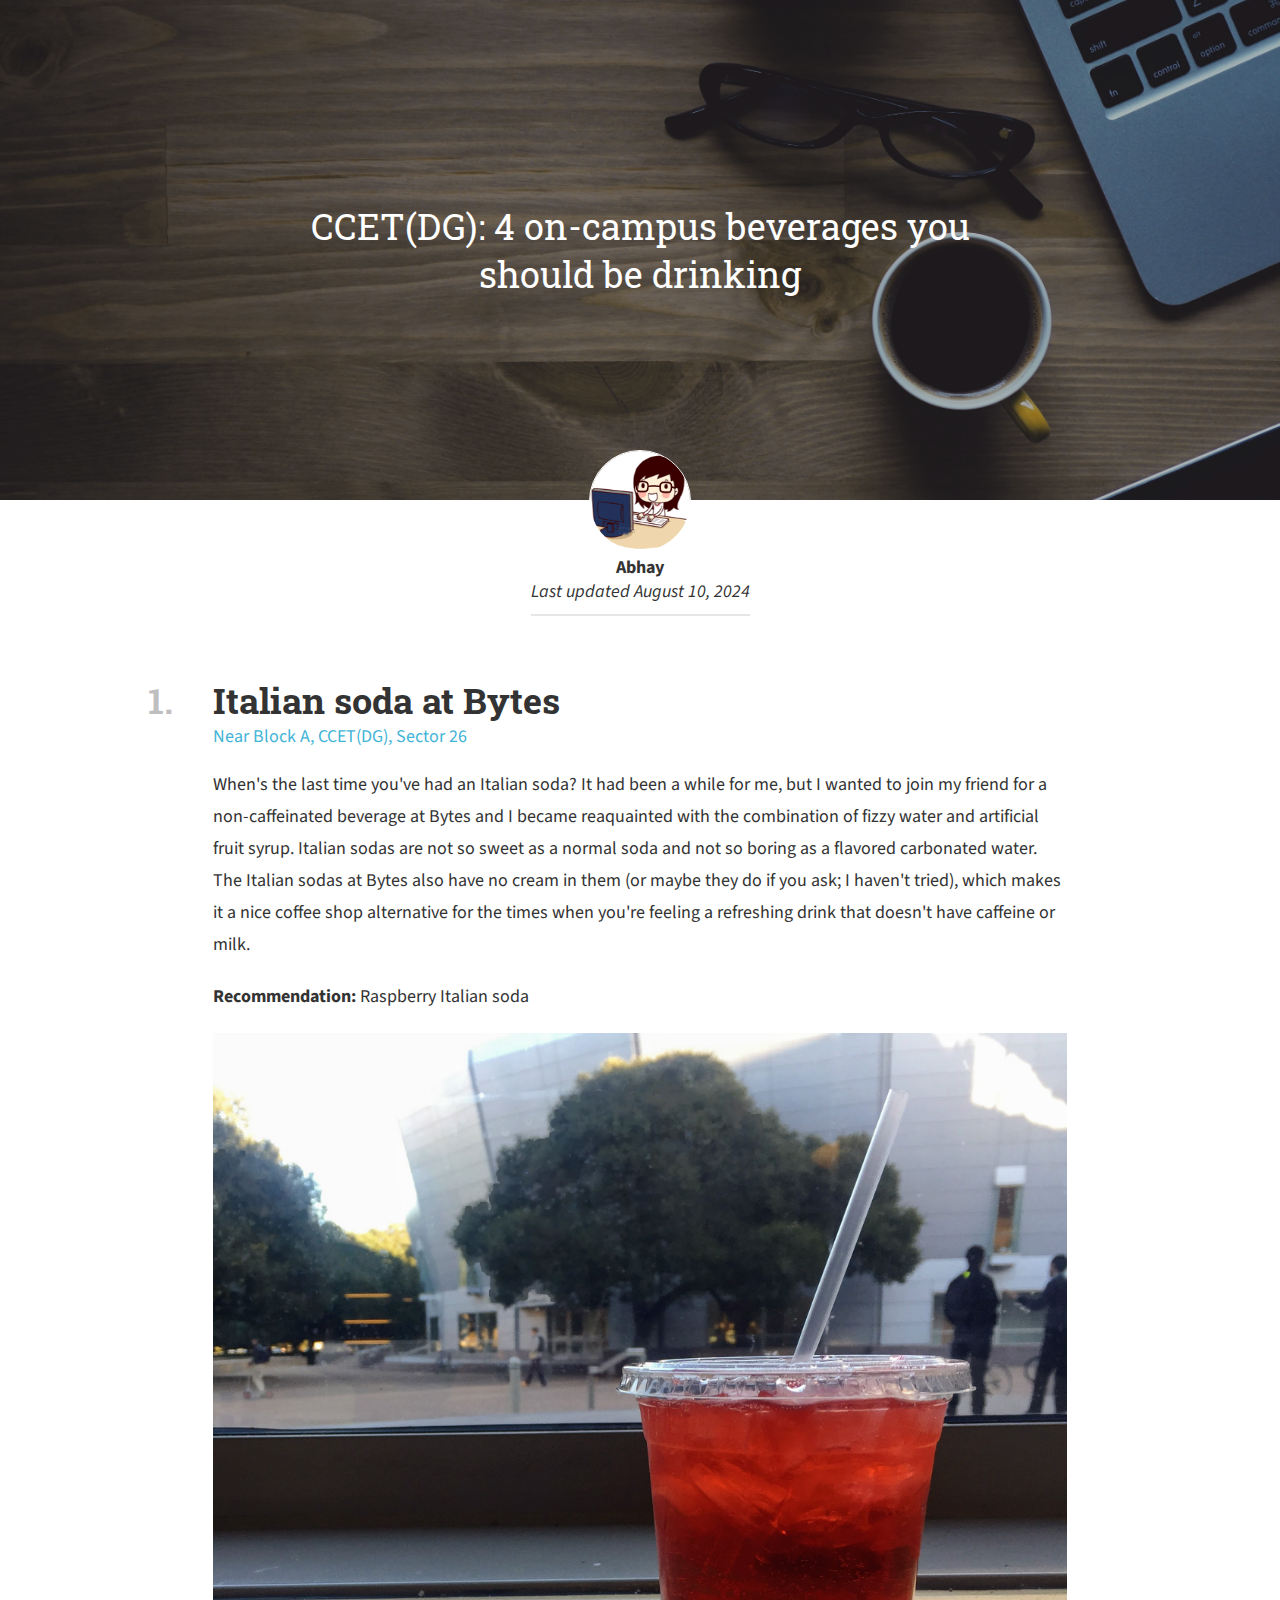
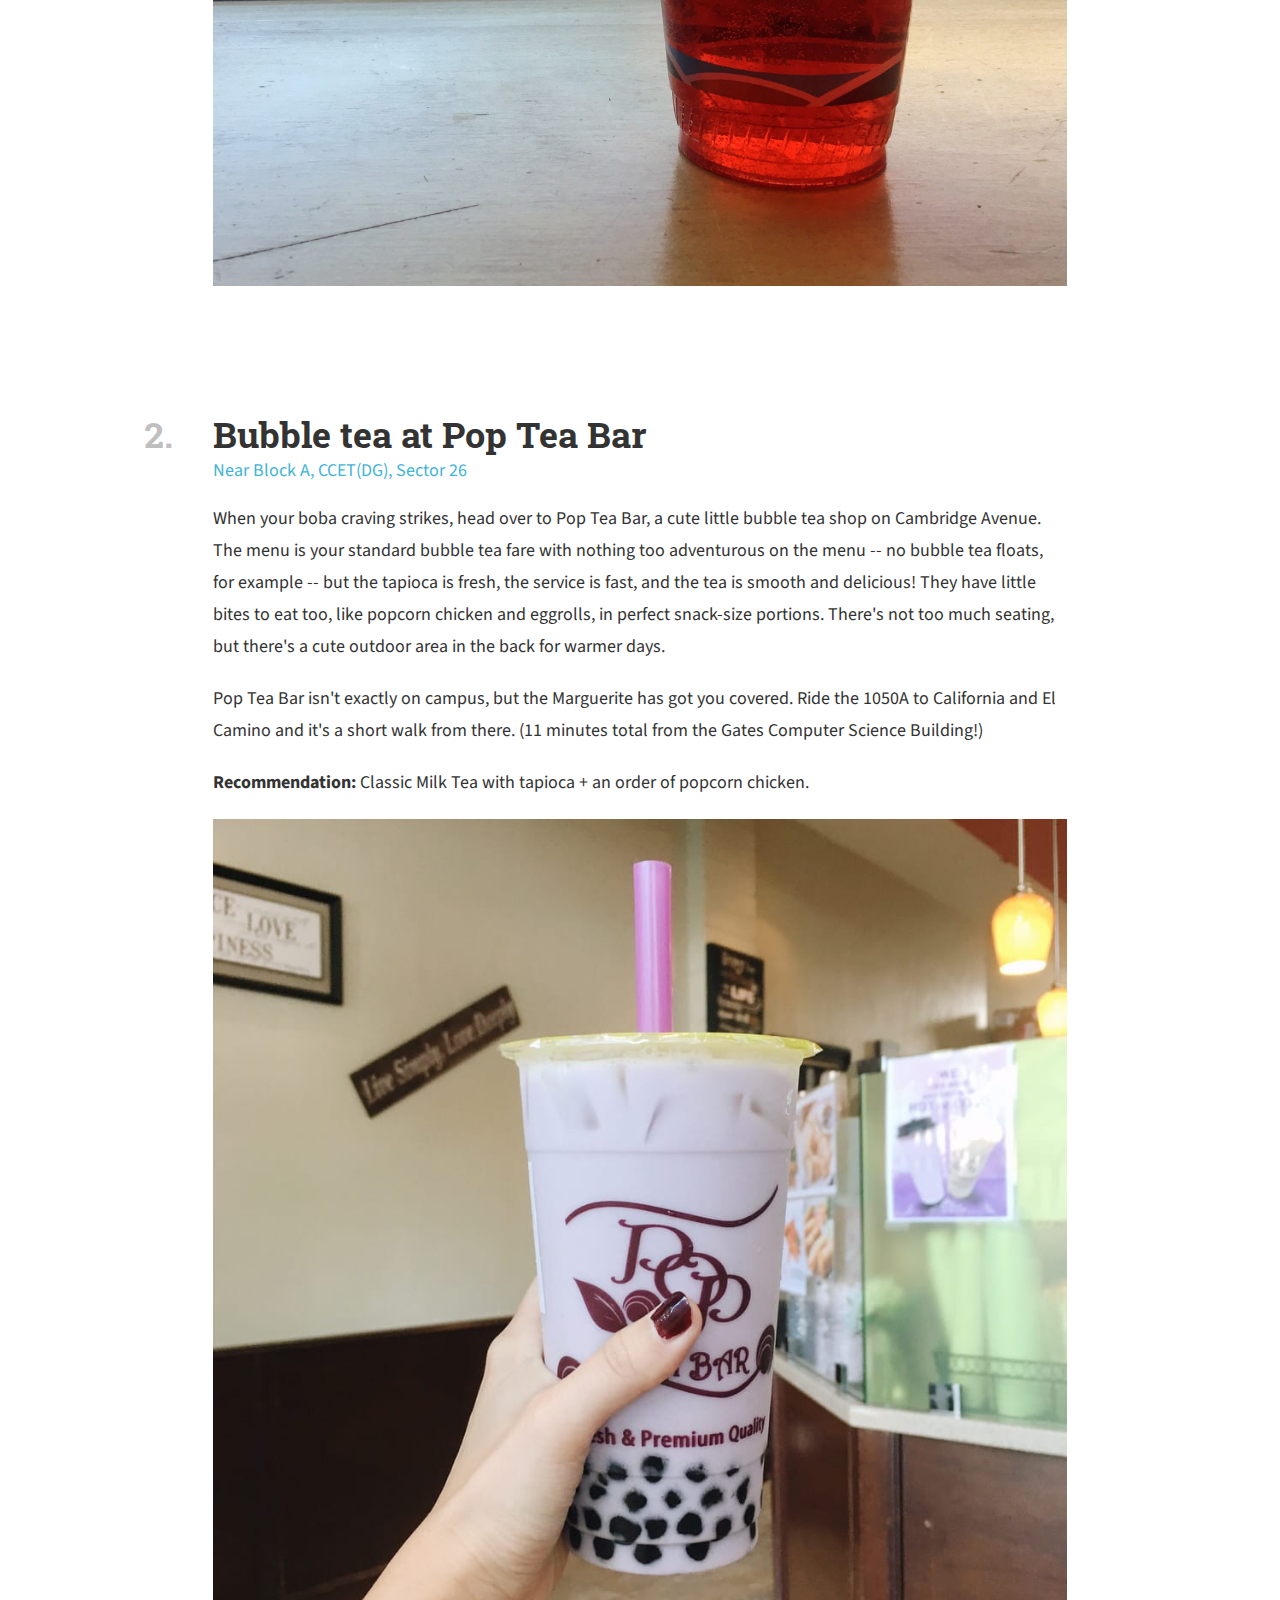
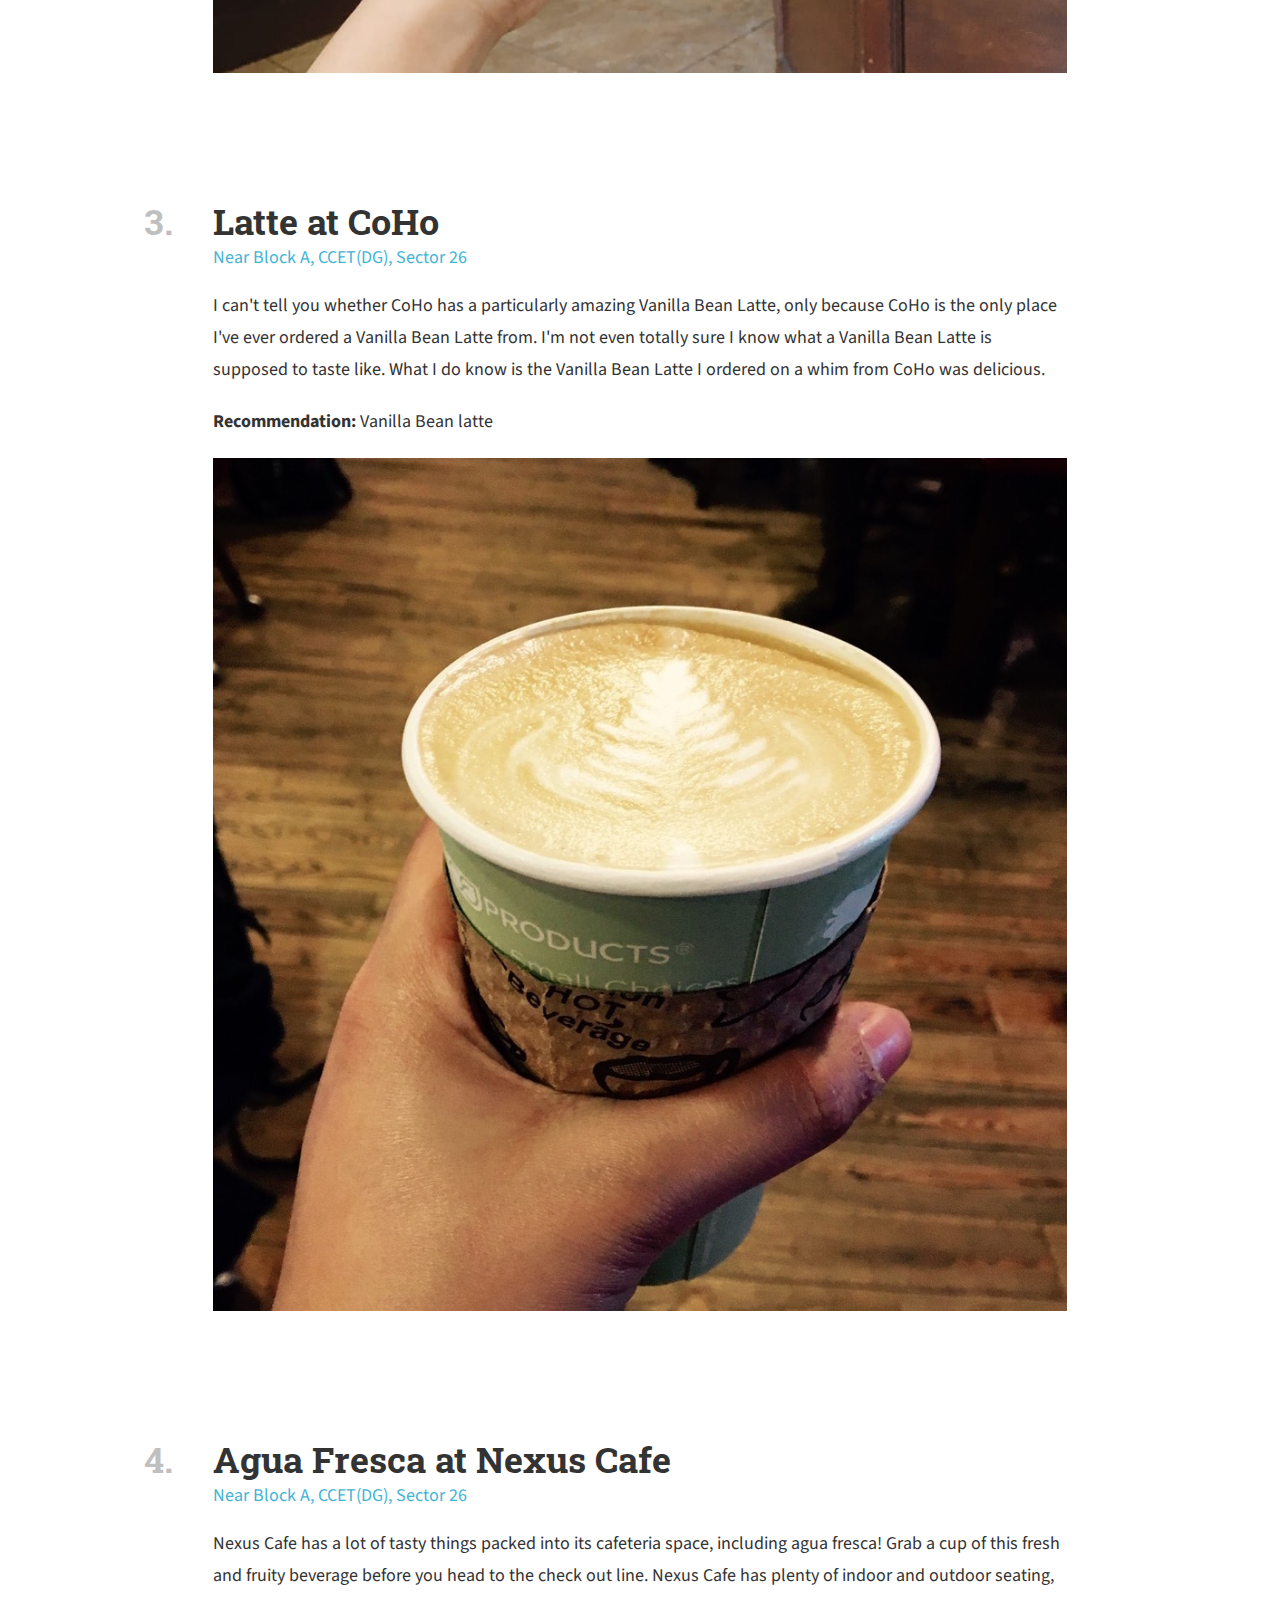
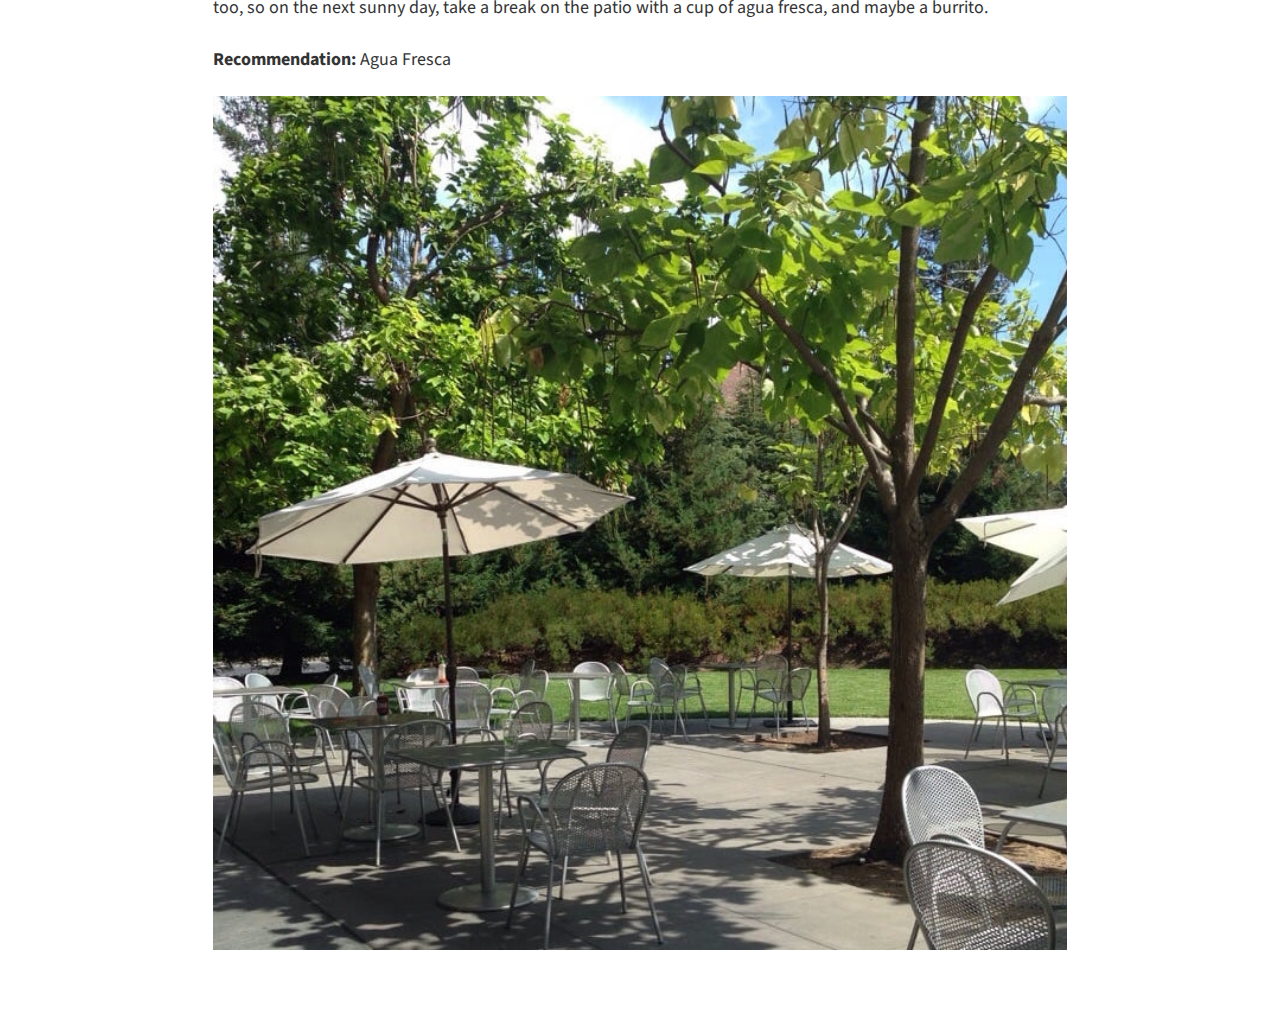
<file: Listicle/listicle.html>
<!DOCTYPE html>
<html>
  <head>
    <meta charset="utf-8">
    <title>CCET(DG): 4 on-campus beverages you should be drinking</title>
    <link rel="icon" type="image/png" href="images/favicon-32x32.png" sizes="32x32" />
    <link rel="icon" type="image/png" href="images/favicon-16x16.png" sizes="16x16" />
    <link href="https://fonts.googleapis.com/css?family=Source+Sans+Pro|Roboto+Slab" rel="stylesheet">
    <link rel="stylesheet" href="listicle-style.css"/>
  </head>

  <body>
    <header>
      <div id="title">
        <h1>CCET(DG): 4 on-campus beverages you should be drinking</h1>
      </div>
    </header>

    <section class="author-profile">
      <div id="author-pic">
        <img src="vrk.png" alt="profile picture"/>
      </div>

      <div id="author-name">
        <h1>Abhay</h1>
      </div>

      <div id="publish-date">
        <h1>Last updated August 10, 2024</h1>
      </div>
    </section>

    <section class="listicle-body">
      <div class="item-container">
        <div class="listicle-item">
          <div class="number-container">
            <div class="item-number">
              <h1>1.</h1>
            </div>
          </div>

          <div class="item-heading">
            <h1>Italian soda at Bytes</h1>
          </div>

          <p>
            <a href="https://goo.gl/maps/EjneHBEPksw">Near Block A, CCET(DG), Sector 26</a>
          </p>

          <p class="item-text">When's the last time you've had an Italian soda?
            It had been a while for me, but I wanted to join my friend for a
            non-caffeinated beverage at Bytes and I became reaquainted with the
            combination of fizzy water and artificial fruit syrup. Italian sodas
            are not so sweet as a normal soda and not so boring as a flavored
            carbonated water. The Italian sodas at Bytes also have no cream in
            them (or maybe they do if you ask; I haven't tried), which makes it
            a nice coffee shop alternative for the times when you're feeling a
            refreshing drink that doesn't have caffeine or milk.</p>

          <p class="item-text"><strong>Recommendation:</strong> Raspberry Italian soda</p>

          <img src="italian-soda.jpg" alt="Italian soda"/>
        </div>

        <div class="listicle-item">
          <div class="number-container">
            <div class="item-number">
              <h1>2.</h1>
            </div>
          </div>

          <div class="item-heading">
            <h1>Bubble tea at Pop Tea Bar</h1>
          </div>

          <p>
            <a href="https://goo.gl/maps/3jHRC2umZCy">Near Block A, CCET(DG), Sector 26</a>
          </p>

          <p class="item-text">When your boba craving strikes, head over to Pop
            Tea Bar, a cute little bubble tea shop on Cambridge Avenue. The menu
            is your standard bubble tea fare with nothing too adventurous on the
            menu -- no bubble tea floats, for example -- but the tapioca is fresh,
            the service is fast, and the tea is smooth and delicious! They have
            little bites to eat too, like popcorn chicken and eggrolls, in perfect
            snack-size portions. There's not too much seating, but there's a cute
            outdoor area in the back for warmer days.</p>

          <p class="item-text">Pop Tea Bar isn't exactly on campus, but the
            Marguerite has got you covered. Ride the 1050A to California and El
            Camino and it's a short walk from there. (11 minutes total from the
            Gates Computer Science Building!)</p>

          <p class="item-text"><strong>Recommendation:</strong> Classic Milk Tea
            with tapioca + an order of popcorn chicken.</p>

          <img src="boba.jpg" alt="Bubble tea"/>
        </div>

        <div class="listicle-item">
          <div class="number-container">
            <div class="item-number">
              <h1>3.</h1>
            </div>
          </div>

          <div class="item-heading">
            <h1>Latte at CoHo</h1>
          </div>

          <p>
            <a href="https://goo.gl/maps/jaov5FhK5852">Near Block A, CCET(DG), Sector 26</a>
          </p>

          <p class="item-text">I can't tell you whether CoHo has a particularly
            amazing Vanilla Bean Latte, only because CoHo is the only place I've
            ever ordered a Vanilla Bean Latte from. I'm not even totally sure I
            know what a Vanilla Bean Latte is supposed to taste like. What I do
            know is the Vanilla Bean Latte I ordered on a whim from CoHo was delicious.</p>

          <p class="item-text"><strong>Recommendation:</strong> Vanilla Bean latte</p>

          <img src="coho-coffee.jpg" alt="CoHo Latte"/>
        </div>

        <div class="listicle-item">
          <div class="number-container">
            <div class="item-number">
              <h1>4.</h1>
            </div>
          </div>

          <div class="item-heading">
            <h1>Agua Fresca at Nexus Cafe</h1>
          </div>

          <p>
            <a href="https://goo.gl/maps/WzJZx183auA2">Near Block A, CCET(DG), Sector 26</a>
          </p>

          <p class="item-text">Nexus Cafe has a lot of tasty things packed into
            its cafeteria space, including agua fresca! Grab a cup of this fresh
            and fruity beverage before you head to the check out line. Nexus Cafe
            has plenty of indoor and outdoor seating, too, so on the next sunny
            day, take a break on the patio with a cup of agua fresca, and maybe
            a burrito.</p>

          <p class="item-text"><strong>Recommendation:</strong> Agua Fresca</p>

          <img src="nexus-cafe.jpg" alt="Nexus cafe"/>
        </div>
      </div>
    </section>
  </body>
</html>
</file>
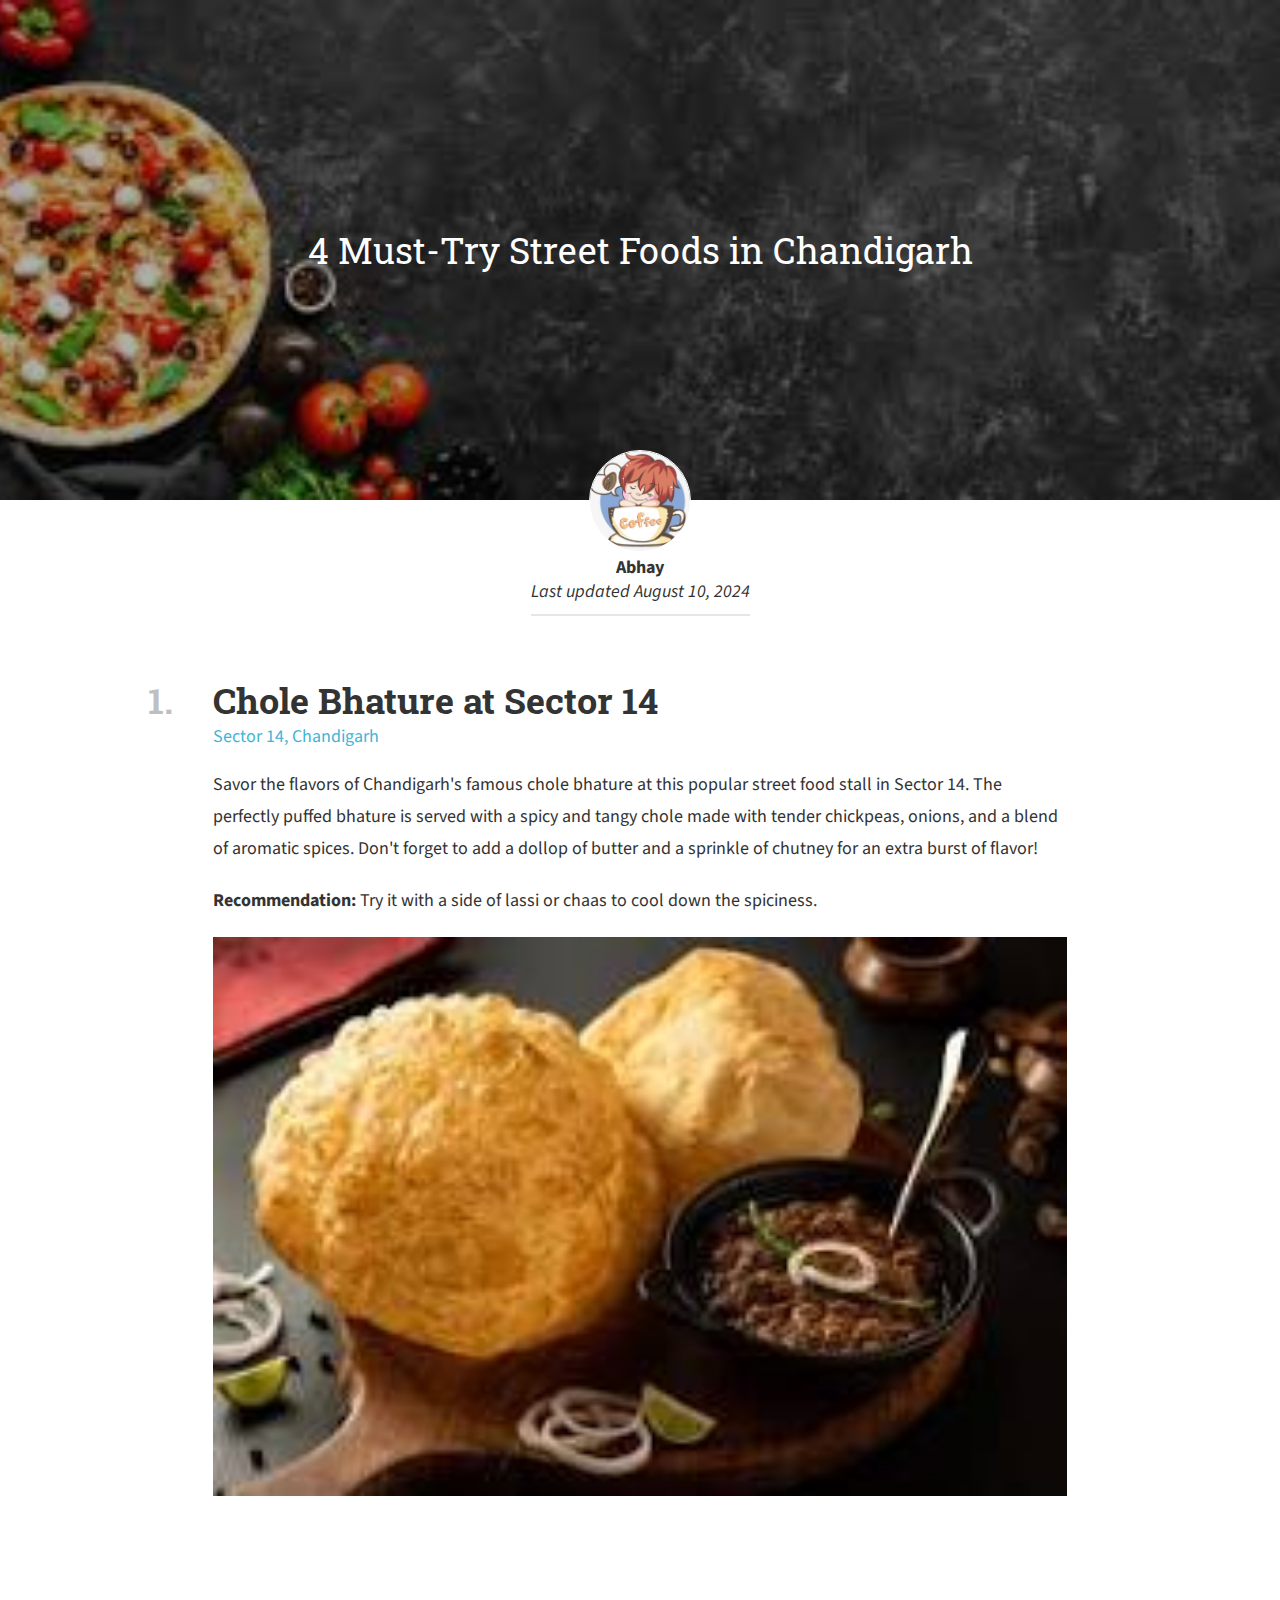
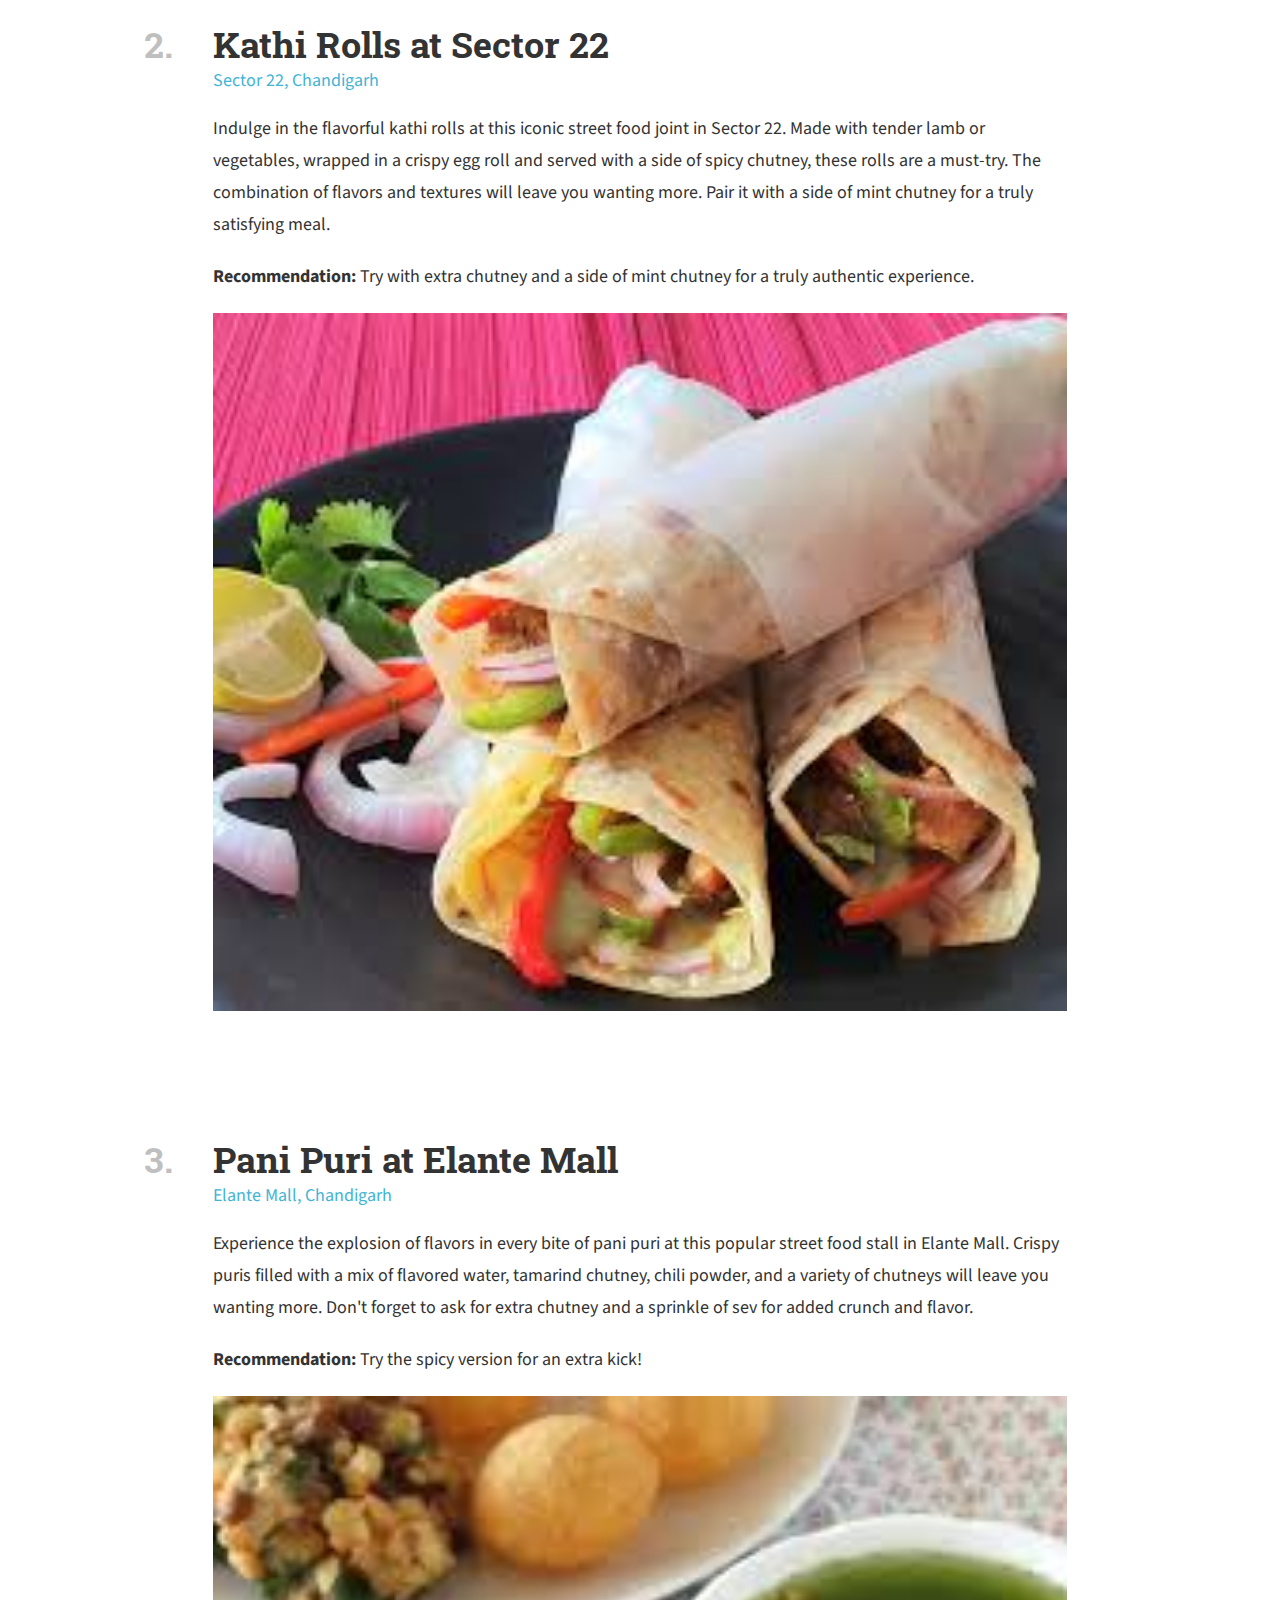
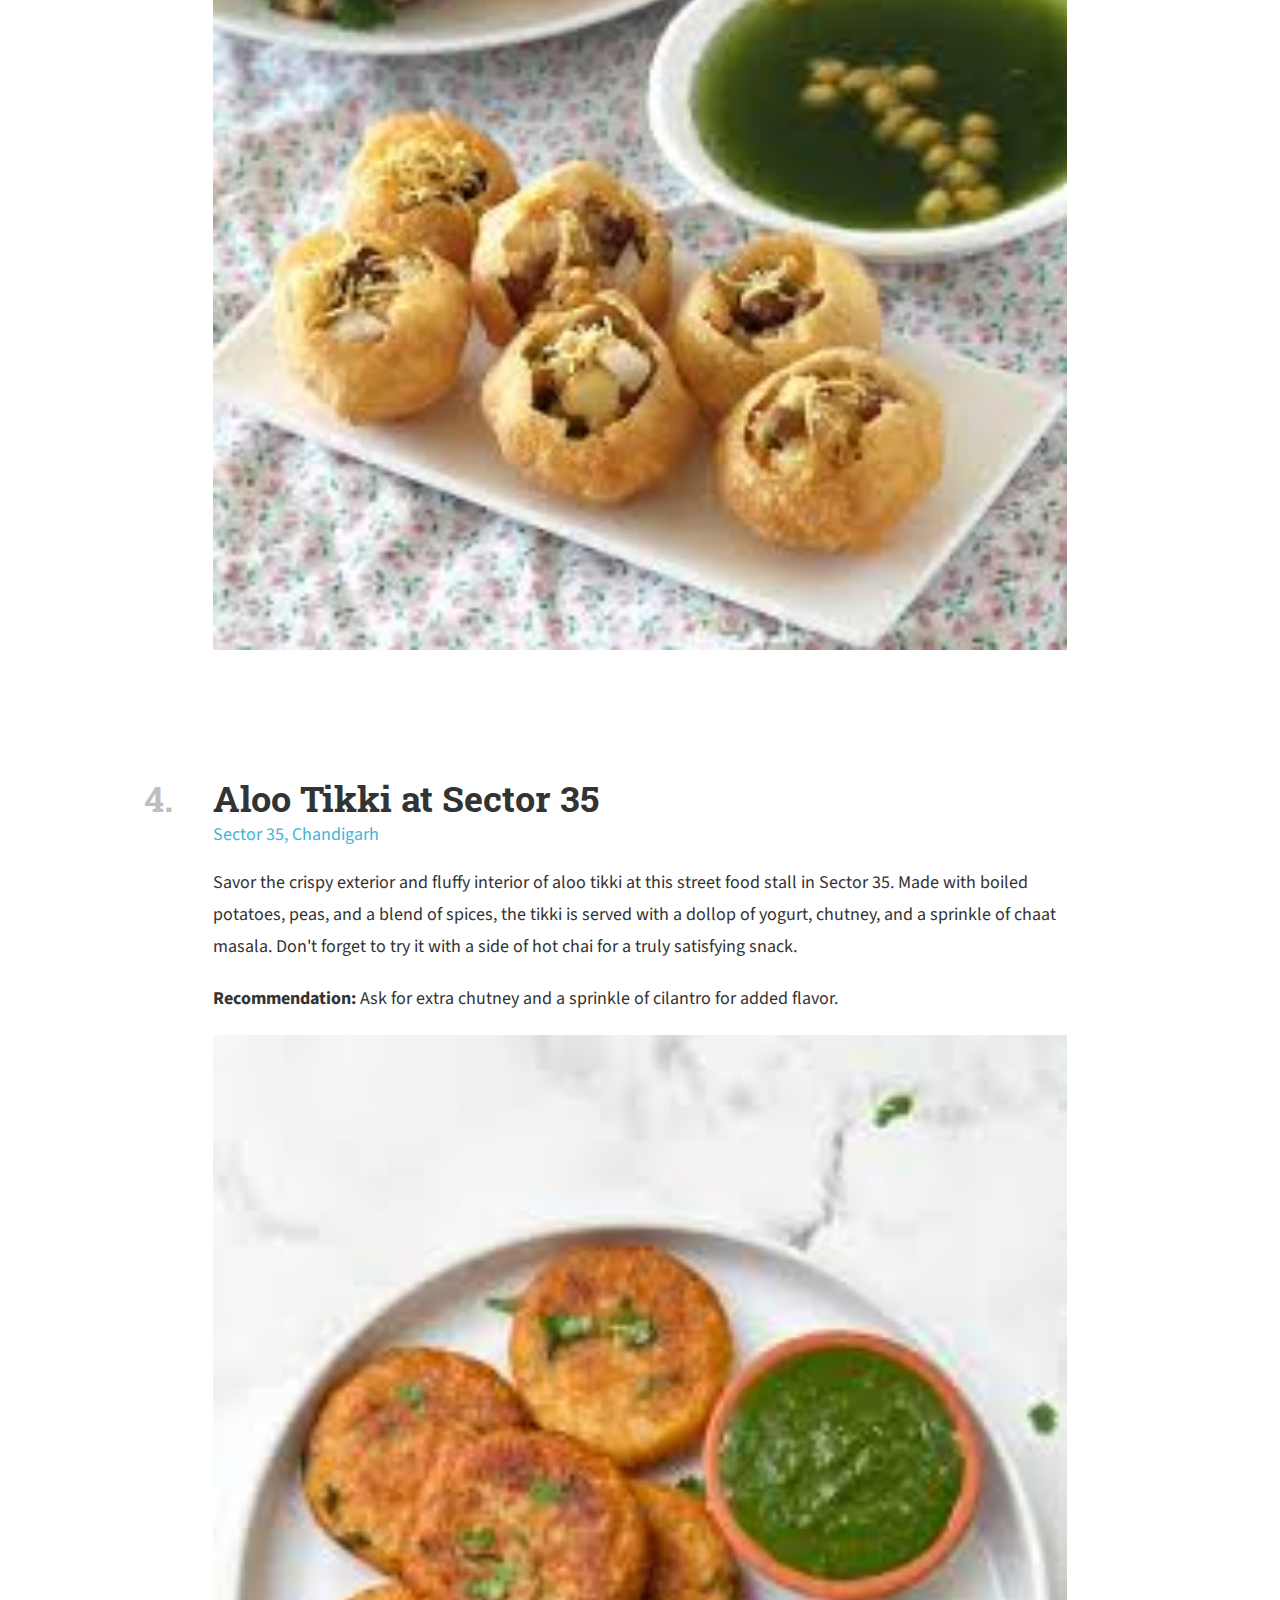
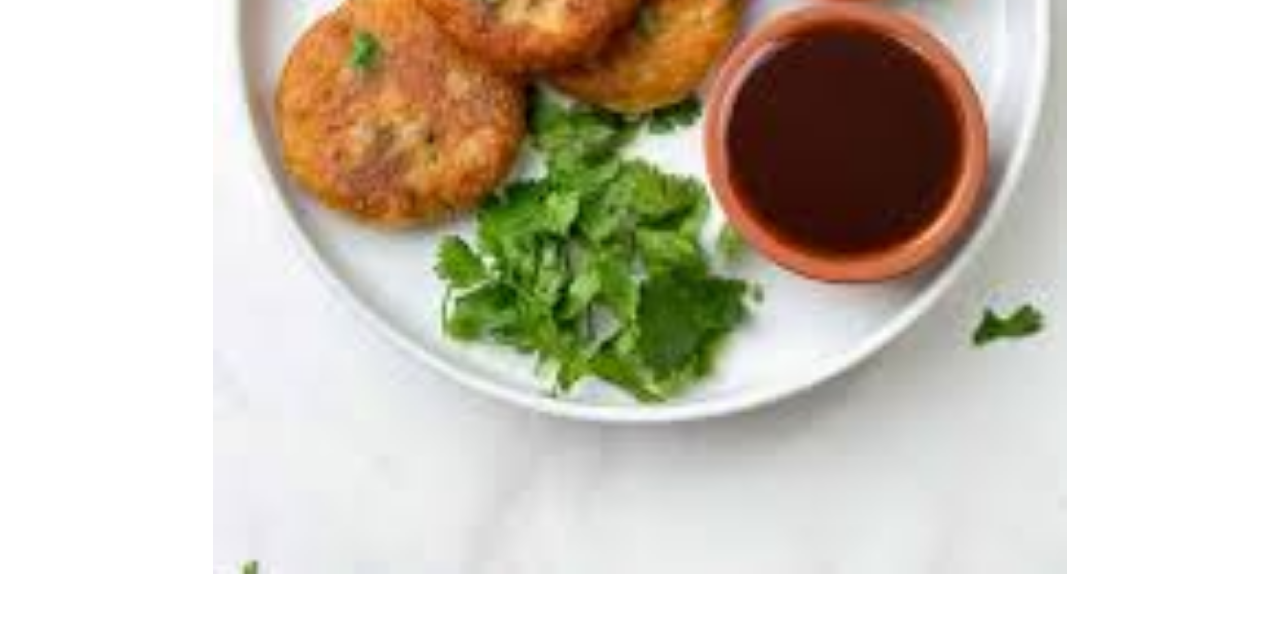
<file: My-Listicle/my-list.html>
<!DOCTYPE html>
<html>
  <head>
    <meta charset="utf-8">
    <title>4 Must-Try Street Foods in Chandigarh</title>
    <link rel="icon" type="image/png" href="images/favicon-32x32.png" sizes="32x32" />
    <link rel="icon" type="image/png" href="images/favicon-16x16.png" sizes="16x16" />
    <link href="https://fonts.googleapis.com/css?family=Source+Sans+Pro|Roboto+Slab" rel="stylesheet">
    <link rel="stylesheet" href="my-list-style.css"/>
  </head>

  <body>
    <header>
      <div id="title">
        <h1>4 Must-Try Street Foods in Chandigarh</h1>
      </div>
    </header>

    <section class="author-profile">
      <div id="author-pic">
        <img src="profile.jpg" alt="profile picture"/>
      </div>

      <div id="author-name">
        <h1>Abhay</h1>
      </div>

      <div id="publish-date">
        <h1>Last updated August 10, 2024</h1>
      </div>
    </section>

    <section class="listicle-body">
      <div class="item-container">
        <div class="listicle-item">
          <div class="number-container">
            <div class="item-number">
              <h1>1.</h1>
            </div>
          </div>

          <div class="item-heading">
            <h1>Chole Bhature at Sector 14</h1>
          </div>

          <p>
            <a href="https://www.google.com/maps/place/Panjab+University,+Sector+14,+Chandigarh">Sector 14, Chandigarh</a>
          </p>

          <p class="item-text">Savor the flavors of Chandigarh's famous chole bhature at this popular street food stall in Sector 14. The perfectly puffed bhature is served with a spicy and tangy chole made with tender chickpeas, onions, and a blend of aromatic spices. Don't forget to add a dollop of butter and a sprinkle of chutney for an extra burst of flavor!</p>

          <p class="item-text"><strong>Recommendation:</strong> Try it with a side of lassi or chaas to cool down the spiciness.</p>

          <img src="chole-bhature.jpeg" alt="Chole Bhature"/>
        </div>

        <div class="listicle-item">
          <div class="number-container">
            <div class="item-number">
              <h1>2.</h1>
            </div>
          </div>

          <div class="item-heading">
            <h1>Kathi Rolls at Sector 22</h1>
          </div>

          <p>
            <a href="https://www.google.com/maps/place/Sector+22,+Chandigarh">Sector 22, Chandigarh</a>
          </p>

           <p class="item-text">Indulge in the flavorful kathi rolls at this iconic street food joint in Sector 22. Made with tender lamb or vegetables, wrapped in a crispy egg roll and served with a side of spicy chutney, these rolls are a must-try. The combination of flavors and textures will leave you wanting more. Pair it with a side of mint chutney for a truly satisfying meal.</p>

           <p class="item-text"><strong>Recommendation:</strong> Try with extra chutney and a side of mint chutney for a truly authentic experience.</p>

           <img src="kathi-rolls.jpeg" alt="Kathi Rolls"/>
        </div>

        <div class="listicle-item">
          <div class="number-container">
            <div class="item-number">
              <h1>3.</h1>
            </div>
          </div>

          <div class="item-heading">
            <h1>Pani Puri at Elante Mall</h1>
          </div>

          <p>
            <a href="https://www.google.com/maps/place/Elante+Mall,+Industrial+Area+Phase+I,+Chandigarh,+160002">Elante Mall, Chandigarh</a>
          </p>
           <p class="item-text">Experience the explosion of flavors in every bite of pani puri at this popular street food stall in Elante Mall. Crispy puris filled with a mix of flavored water, tamarind chutney, chili powder, and a variety of chutneys will leave you wanting more. Don't forget to ask for extra chutney and a sprinkle of sev for added crunch and flavor.</p>

          <p class="item-text"><strong>Recommendation:</strong> Try the spicy version for an extra kick!</p>

          <img src="pani-puri.jpeg" alt="Pani Puri"/>
        </div>

        <div class="listicle-item">
          <div class="number-container">
            <div class="item-number">
              <h1>4.</h1>
            </div>
          </div>

          <div class="item-heading">
            <h1>Aloo Tikki at Sector 35</h1>
          </div>

          <p>
            <a href="https://www.google.com/maps/place/Sector+35,+Chandigarh,+160022">Sector 35, Chandigarh</a>
          </p>

          <p class="item-text">Savor the crispy exterior and fluffy interior of aloo tikki at this street food stall in Sector 35. Made with boiled potatoes, peas, and a blend of spices, the tikki is served with a dollop of yogurt, chutney, and a sprinkle of chaat masala. Don't forget to try it with a side of hot chai for a truly satisfying snack.</p>

          <p class="item-text"><strong>Recommendation:</strong> Ask for extra chutney and a sprinkle of cilantro for added flavor.</p>

          <img src="aloo-tikki.jpeg" alt="Aloo Tikki"/>
        </div>
      </div>
    </section>
  </body>
</html>
</file>
<file: Listicle/listicle-style.css>
body {
  margin: 0;
}

header {
  background-image: linear-gradient(rgba(0, 0, 0, .3), rgba(0, 0, 0, .3)), url(header.jpg);
  background-size: cover;
  background-position: center;
  height: 500px;
  display: flex;
  align-items: center;
  justify-content: center;
}

#title h1 {
  font-family: "Roboto Slab", serif;
  font-size: 36px;
  font-weight: normal;
  color: white;
  width: 780px;
  text-align: center;
}

.author-profile {
  display: flex;
  align-items: center;
  flex-direction: column;
  width: 100%;
}

#author-pic img {
  align-self: center;
  border-radius: 100%;
  width: 100px;
  height: 100px;
  margin-top: -50px;
  border: 1px solid white;
}

.author-profile h1 {
  font-family: "Source Sans Pro", sans-serif;
  font-size: 18px;
  color: rgb(51, 51, 51);
  text-align: center;
  line-height: 24px;
  margin: 0;
}

#author-name h1 {
  font-weight: bold;
}

#publish-date h1 {
  font-weight: normal;
  font-style: italic;
  padding-bottom: 10px;
  border-bottom: 2px solid #e6e6e6;
}

.listicle-body {
  display: flex;
  flex-direction: column;
  justify-content: center;
  align-items: center;
}

.item-container {
  width: 66.67%;
  position: relative;
}

.listicle-item {
  padding: 60px 0px;
}

.number-container {
  position: absolute;
  right: 100%;
}

.item-number h1 {
  position:absolute;
  right: 40px;
  font-family: "Roboto Slab", serif;
  font-size: 36px;
  font-weight: bold;
  color: rgba(0, 0, 0, 0.25);
  margin: 0;
}

.item-heading h1 {
  font-family: "Roboto Slab", serif;
  font-size: 36px;
  font-weight: bold;
  color: rgb(51, 51, 51);
  margin: 0;
}

.item-text {
  font-family: "Source Sans Pro", sans-serif;
  font-size: 18px;
  line-height: 32px;
  color: rgb(51, 51, 51);
}

img {
  width: 100%;
}

a {
  font-family: "Source Sans Pro", sans-serif;
  font-size: 18px;
  font-weight: normal;
  color: #42b4d6;
  text-decoration: none;
}

a:hover {
  text-decoration: underline;
}

p {
  margin: 0px;
  padding-bottom: 20px;
}
</file>
<file: My-Listicle/my-list-style.css>
body {
  margin: 0;
}

header {
  background-image: linear-gradient(rgba(0, 0, 0, .3), rgba(0, 0, 0, .3)), url(header.jpeg);
  background-size: cover;
  background-position: center;
  height: 500px;
  display: flex;
  align-items: center;
  justify-content: center;
}

#title h1 {
  font-family: "Roboto Slab", serif;
  font-size: 36px;
  font-weight: normal;
  color: white;
  width: 780px;
  text-align: center;
}

.author-profile {
  display: flex;
  align-items: center;
  flex-direction: column;
  width: 100%;
}

#author-pic img {
  align-self: center;
  border-radius: 100%;
  width: 100px;
  height: 100px;
  margin-top: -50px;
  border: 1px solid white;
}

.author-profile h1 {
  font-family: "Source Sans Pro", sans-serif;
  font-size: 18px;
  color: rgb(51, 51, 51);
  text-align: center;
  line-height: 24px;
  margin: 0;
}

#author-name h1 {
  font-weight: bold;
}

#publish-date h1 {
  font-weight: normal;
  font-style: italic;
  padding-bottom: 10px;
  border-bottom: 2px solid #e6e6e6;
}

.listicle-body {
  display: flex;
  flex-direction: column;
  justify-content: center;
  align-items: center;
}

.item-container {
  width: 66.67%;
  position: relative;
}

.listicle-item {
  padding: 60px 0px;
}

.number-container {
  position: absolute;
  right: 100%;
}

.item-number h1 {
  position:absolute;
  right: 40px;
  font-family: "Roboto Slab", serif;
  font-size: 36px;
  font-weight: bold;
  color: rgba(0, 0, 0, 0.25);
  margin: 0;
}

.item-heading h1 {
  font-family: "Roboto Slab", serif;
  font-size: 36px;
  font-weight: bold;
  color: rgb(51, 51, 51);
  margin: 0;
}

.item-text {
  font-family: "Source Sans Pro", sans-serif;
  font-size: 18px;
  line-height: 32px;
  color: rgb(51, 51, 51);
}

img {
  width: 100%;
}

a {
  font-family: "Source Sans Pro", sans-serif;
  font-size: 18px;
  font-weight: normal;
  color: #42b4d6;
  text-decoration: none;
}

a:hover {
  text-decoration: underline;
}

p {
  margin: 0px;
  padding-bottom: 20px;
}
</file>
